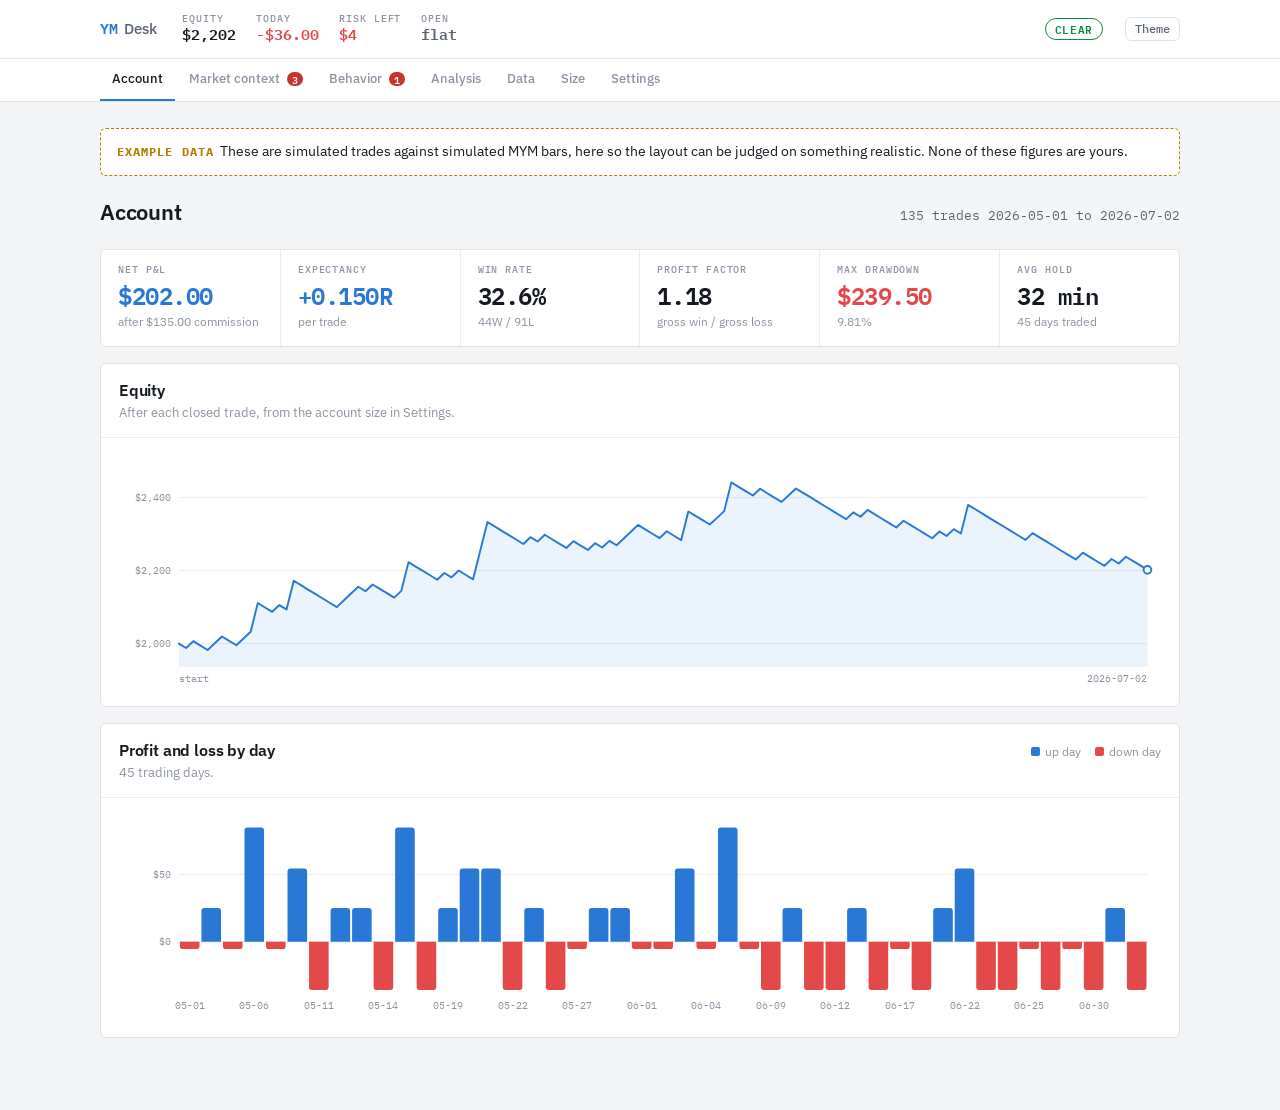
<file: desk/docs/ym-desk-mockup.html>
<!doctype html>
<html lang="en">
<head>
<meta charset="utf-8">
<meta name="viewport" content="width=device-width, initial-scale=1, viewport-fit=cover">
<!-- YM Desk -- design mockup.
     Open this file in any browser. Nothing is installed and nothing is sent anywhere.
     The figures are SIMULATED. Only the Size tab computes from what you type. -->
<style>
  :root { color-scheme: dark;
          padding-top: env(safe-area-inset-top, 0px);
          padding-bottom: env(safe-area-inset-bottom, 0px); }
  body { margin: 0; font: 14px system-ui, sans-serif; }
  img { max-width: 100%; }
  [hidden] { display: none !important; }
</style>
</head>
<body>
<title>YM Desk</title>
<link rel="stylesheet" href="https://fonts.googleapis.com/css2?family=IBM+Plex+Mono:wght@400;500;600&family=IBM+Plex+Sans:wght@400;500;600;700&display=swap">
<style>
/* Dark-first: this is read at night, at a desk, beside a chart.
   The profit/loss pair is colour-vision validated in both themes -- red/green
   is the classic failure and a P&L chart is where it does damage. */
:root {
  color-scheme: dark;
  --ground:#0d1015; --surface:#151a22; --raised:#1c222c; --sunk:#10141a;
  --line:#242b36; --line-soft:#1b212a;
  --ink:#e9ecf1; --ink-2:#97a1b0; --ink-3:#626c7a;
  --pos:#3987e5; --neg:#e66767; --warn:#fab219; --good:#22b455; --crit:#e0564f;
  --accent:#3987e5;
  --sans:"IBM Plex Sans",system-ui,-apple-system,"Segoe UI",sans-serif;
  --mono:"IBM Plex Mono",ui-monospace,"SF Mono",Menlo,Consolas,monospace;
  --r:6px;
}
@media (prefers-color-scheme: light) {
  :root:not([data-theme="dark"]) {
    color-scheme: light;
    --ground:#f4f5f7; --surface:#ffffff; --raised:#f7f8fa; --sunk:#eef0f3;
    --line:#dfe3e9; --line-soft:#eaedf1;
    --ink:#151a22; --ink-2:#5b6472; --ink-3:#8b94a2;
    --pos:#2a78d6; --neg:#e34948; --warn:#b97c00; --good:#0f8a3c; --crit:#c8342d;
    --accent:#2a78d6;
  }
}
:root[data-theme="light"] {
  color-scheme: light;
  --ground:#f4f5f7; --surface:#ffffff; --raised:#f7f8fa; --sunk:#eef0f3;
  --line:#dfe3e9; --line-soft:#eaedf1;
  --ink:#151a22; --ink-2:#5b6472; --ink-3:#8b94a2;
  --pos:#2a78d6; --neg:#e34948; --warn:#b97c00; --good:#0f8a3c; --crit:#c8342d;
  --accent:#2a78d6;
}

* { box-sizing:border-box; }
body { margin:0; background:var(--ground); color:var(--ink);
       font:15px/1.55 var(--sans); -webkit-font-smoothing:antialiased; }
h1,h2,h3 { margin:0; text-wrap:balance; letter-spacing:-.011em; }
h1 { font-size:1.35rem; font-weight:600; }
h2 { font-size:1rem; font-weight:600; }
h3 { font-size:.95rem; font-weight:600; }
p { margin:0; }
a { color:var(--accent); }
.mono { font-family:var(--mono); font-variant-numeric:tabular-nums; }
.dim { color:var(--ink-2); }
.faint { color:var(--ink-3); }
.sm { font-size:.82rem; }
.xs { font-size:.74rem; }
.pos { color:var(--pos); } .neg { color:var(--neg); }

/* ---- the rail: risk state is chrome, not a page ---------------------- */
.rail { position:sticky; top:env(safe-area-inset-top,0px); z-index:20;
        background:var(--surface); border-bottom:1px solid var(--line); }
.rail-in { max-width:1120px; margin:0 auto; padding:0 20px;
           display:flex; align-items:center; gap:22px; min-height:58px; flex-wrap:wrap; }
.brand { display:flex; align-items:baseline; gap:7px; font-weight:600;
         letter-spacing:-.02em; padding-right:4px; }
.brand b { color:var(--accent); font-family:var(--mono); font-weight:600; }
.brand span { color:var(--ink-2); font-weight:500; }
.gauges { display:flex; gap:20px; flex-wrap:wrap; flex:1; }
.gauge { display:flex; flex-direction:column; gap:1px; }
.gauge-k { font:500 .63rem/1 var(--mono); letter-spacing:.09em;
           text-transform:uppercase; color:var(--ink-3); }
.gauge-v { font:600 .96rem/1.25 var(--mono); font-variant-numeric:tabular-nums; }
.lock { font:600 .68rem/1 var(--mono); letter-spacing:.06em; text-transform:uppercase;
        padding:5px 9px; border-radius:99px; border:1px solid currentColor; }
.lock.ok { color:var(--good); } .lock.hot { color:var(--crit); }
.icon-btn { background:none; border:1px solid var(--line); color:var(--ink-2);
            border-radius:var(--r); padding:5px 9px; cursor:pointer;
            font:500 .72rem/1 var(--mono); }
.icon-btn:hover { color:var(--ink); border-color:var(--ink-3); }

/* ---- tabs ------------------------------------------------------------ */
.tabs { background:var(--surface); border-bottom:1px solid var(--line);
        position:sticky; top:calc(58px + env(safe-area-inset-top,0px)); z-index:19; }
.tabs-in { max-width:1120px; margin:0 auto; padding:0 20px; display:flex;
           gap:2px; overflow-x:auto; scrollbar-width:none; }
.tabs-in::-webkit-scrollbar { display:none; }
.tab { background:none; border:0; border-bottom:2px solid transparent;
       color:var(--ink-3); font:500 .84rem/1 var(--sans); padding:13px 12px;
       cursor:pointer; white-space:nowrap; display:flex; align-items:center; gap:7px; }
.tab:hover { color:var(--ink-2); }
.tab[aria-selected="true"] { color:var(--ink); border-bottom-color:var(--accent); }
.tab .n { font:600 .64rem/1 var(--mono); background:var(--crit); color:#fff;
          padding:2px 5px; border-radius:99px; }

/* ---- page ------------------------------------------------------------ */
.wrap { max-width:1120px; margin:0 auto; padding:0 20px; padding-block:26px 72px; }
.view { display:none; } .view.on { display:block; }
.head { margin-bottom:20px; display:flex; align-items:baseline;
        justify-content:space-between; gap:14px; flex-wrap:wrap; }
.stack { display:flex; flex-direction:column; gap:16px; }

.panel { background:var(--surface); border:1px solid var(--line);
         border-radius:var(--r); }
.panel > header { padding:14px 18px; border-bottom:1px solid var(--line-soft);
                  display:flex; align-items:baseline; justify-content:space-between;
                  gap:12px; flex-wrap:wrap; }
.panel > .body { padding:18px; }

/* Figures the page exists for get no card at all -- they sit on the ground,
   separated by rules, so the panels below read as the detail. */
.figures { display:grid; grid-template-columns:repeat(auto-fit,minmax(142px,1fr));
           gap:1px; background:var(--line-soft); border:1px solid var(--line);
           border-radius:var(--r); overflow:hidden; }
.fig { background:var(--surface); padding:15px 17px; }
.fig-k { font:500 .63rem/1 var(--mono); letter-spacing:.09em; text-transform:uppercase;
         color:var(--ink-3); margin-bottom:7px; }
.fig-v { font:600 1.5rem/1.1 var(--mono); font-variant-numeric:tabular-nums;
         letter-spacing:-.02em; }
.fig-n { font-size:.74rem; color:var(--ink-3); margin-top:4px; }

/* ---- findings: severity is a stripe and a word, never colour alone ---- */
.find { background:var(--surface); border:1px solid var(--line);
        border-left:3px solid var(--ink-3); border-radius:var(--r); padding:15px 18px; }
.find.act { border-left-color:var(--crit); }
.find.watch { border-left-color:var(--warn); }
.find-h { display:flex; gap:12px; align-items:baseline; justify-content:space-between;
          flex-wrap:wrap; margin-bottom:8px; }
.sev { font:600 .63rem/1 var(--mono); letter-spacing:.1em; text-transform:uppercase;
       padding:4px 7px; border:1px solid currentColor; border-radius:3px; flex-shrink:0; }
.sev.act { color:var(--crit); } .sev.watch { color:var(--warn); }
.sev.info { color:var(--ink-3); }
.find-d { color:var(--ink-2); font-size:.88rem; }
.find-s { background:var(--sunk); border-radius:4px; padding:11px 13px;
          margin-top:11px; font-size:.88rem; }
.find-m { margin-top:10px; font:400 .72rem/1.4 var(--mono); color:var(--ink-3);
          display:flex; gap:14px; flex-wrap:wrap; }

.chips { display:flex; flex-wrap:wrap; gap:6px; }
.chip { font:500 .74rem/1 var(--mono); background:var(--raised);
        border:1px solid var(--line); border-radius:4px; padding:6px 9px; }
.chip b { color:var(--accent); font-weight:600; }

/* ---- tables ---------------------------------------------------------- */
.scroll { overflow-x:auto; }
table { width:100%; border-collapse:collapse; font-family:var(--mono);
        font-variant-numeric:tabular-nums; font-size:.79rem; }
th,td { padding:7px 11px; text-align:right; white-space:nowrap; }
th:first-child,td:first-child { text-align:left; }
th { font-weight:500; font-size:.63rem; letter-spacing:.09em; text-transform:uppercase;
     color:var(--ink-3); border-bottom:1px solid var(--line); }
td { border-bottom:1px solid var(--line-soft); }
tbody tr:hover td { background:var(--raised); }
.tag { font-size:.7rem; padding:2px 6px; border-radius:3px; background:var(--raised);
       border:1px solid var(--line); color:var(--ink-2); }

/* ---- charts ---------------------------------------------------------- */
.chart svg { display:block; width:100%; height:auto; overflow:visible; }
.grid { stroke:var(--line-soft); stroke-width:1; }
.axis { stroke:var(--line); stroke-width:1; }
.tick { fill:var(--ink-3); font:400 10px var(--mono); }
.line { fill:none; stroke:var(--pos); stroke-width:2;
        stroke-linejoin:round; stroke-linecap:round; }
.area { fill:var(--pos); opacity:.09; }
.cap { fill:var(--surface); stroke:var(--pos); stroke-width:2; }

/* ---- forms ----------------------------------------------------------- */
.sizer { display:grid; grid-template-columns:minmax(0,340px) minmax(0,1fr);
         gap:26px; align-items:start; }
@media (max-width:720px) { .sizer { grid-template-columns:1fr; gap:18px; } }
.form { display:grid; gap:13px; }
label { display:grid; gap:5px; font-size:.82rem; color:var(--ink-2); }
input,select { font:400 .88rem var(--mono); color:var(--ink); background:var(--sunk);
               border:1px solid var(--line); border-radius:4px; padding:8px 10px;
               width:100%; }
input:focus-visible,select:focus-visible,button:focus-visible,.tab:focus-visible
  { outline:2px solid var(--accent); outline-offset:1px; }
.go { background:var(--accent); color:#fff; border:0; border-radius:4px;
      padding:9px 15px; font:600 .86rem var(--sans); cursor:pointer; justify-self:start; }
.go:hover { filter:brightness(1.1); }
.verdict { border:1px solid var(--line); border-left:3px solid var(--good);
           border-radius:var(--r); padding:13px 15px; background:var(--raised); }
.verdict.no { border-left-color:var(--crit); }

.note { background:var(--sunk); border-left:2px solid var(--line);
        padding:11px 14px; border-radius:4px; font-size:.86rem; color:var(--ink-2); }
.demo { background:var(--surface); border:1px dashed var(--warn); border-radius:var(--r);
        padding:12px 16px; margin-bottom:20px; font-size:.86rem; }
.demo b { color:var(--warn); font-family:var(--mono); font-size:.74rem;
          letter-spacing:.09em; text-transform:uppercase; }
.legend { display:flex; gap:14px; flex-wrap:wrap; font-size:.75rem; color:var(--ink-3); }
.sw { display:inline-block; width:9px; height:9px; border-radius:2px;
      margin-right:5px; vertical-align:baseline; }

@media (max-width:640px) {
  .rail-in { min-height:auto; padding-block:10px; gap:14px; }
  .tabs { top:auto; position:static; }
  .gauges { gap:14px; width:100%; order:3; }
  .fig-v { font-size:1.28rem; }
}
@media (prefers-reduced-motion:reduce) { * { animation:none !important; transition:none !important; } }
</style>

<div class="rail">
  <div class="rail-in">
    <div class="brand"><b>YM</b><span>Desk</span></div>
    <div class="gauges" id="gauges"></div>
    <span class="lock ok" id="lock">clear</span>
    <button class="icon-btn" id="theme" type="button">Theme</button>
  </div>
</div>

<nav class="tabs"><div class="tabs-in" id="tabs" role="tablist"></div></nav>

<main class="wrap">
  <div class="demo">
    <b>Example data</b> &nbsp;These are simulated trades against simulated MYM bars,
    here so the layout can be judged on something realistic. None of these figures
    are yours.
  </div>

  <!-- Dashboard ------------------------------------------------------- -->
  <section class="view on" id="v-dashboard" role="tabpanel">
    <div class="head">
      <h1>Account</h1>
      <p class="dim sm mono" id="dash-period"></p>
    </div>
    <div class="stack">
      <div class="figures" id="dash-figures"></div>
      <div class="panel">
        <header>
          <div>
            <h2>Equity</h2>
            <p class="faint sm">After each closed trade, from the account size in Settings.</p>
          </div>
        </header>
        <div class="body chart" id="c-equity"></div>
      </div>
      <div class="panel">
        <header>
          <div>
            <h2>Profit and loss by day</h2>
            <p class="faint sm">45 trading days.</p>
          </div>
          <div class="legend">
            <span><i class="sw" style="background:var(--pos)"></i>up day</span>
            <span><i class="sw" style="background:var(--neg)"></i>down day</span>
          </div>
        </header>
        <div class="body chart" id="c-daily"></div>
      </div>
    </div>
  </section>

  <!-- Market context --------------------------------------------------- -->
  <section class="view" id="v-context" role="tabpanel">
    <div class="head">
      <h1>Market context</h1>
      <p class="dim sm">Every trade read against the bars around it.</p>
    </div>
    <div class="stack">
      <div class="figures" id="ctx-figures"></div>
      <div id="ctx-findings" class="stack"></div>
      <div class="panel">
        <header>
          <div>
            <h2>Tagged trades</h2>
            <p class="faint sm">Most recent 36. Stop/bar under 1.00 means the stop was
              smaller than a typical five-minute bar.</p>
          </div>
        </header>
        <div class="body scroll"><table id="t-tagged"></table></div>
      </div>
    </div>
  </section>

  <!-- Behavior --------------------------------------------------------- -->
  <section class="view" id="v-behavior" role="tabpanel">
    <div class="head">
      <h1>Behavior</h1>
      <p class="dim sm">Patterns in how you trade, not what you trade.</p>
    </div>
    <div class="stack">
      <div class="panel">
        <header>
          <div>
            <h2>Suggested guardrails</h2>
            <p class="faint sm">Merged from the findings below. A guardrail you do not
              believe in will not hold.</p>
          </div>
        </header>
        <div class="body"><div class="chips" id="guardrails"></div></div>
      </div>
      <div id="beh-findings" class="stack"></div>
      <p class="faint sm" id="beh-foot"></p>
    </div>
  </section>

  <!-- Analysis --------------------------------------------------------- -->
  <section class="view" id="v-analysis" role="tabpanel">
    <div class="head">
      <h1>Analysis</h1>
      <p class="dim sm">Where the money comes from.</p>
    </div>
    <div class="stack">
      <div class="panel">
        <header>
          <div>
            <h2>Expectancy by hour</h2>
            <p class="faint sm">Average R per trade. Above the line is positive.</p>
          </div>
          <label style="max-width:170px">
            <select id="group">
              <option value="byHour">Hour of day</option>
              <option value="bySetup">Setup</option>
            </select>
          </label>
        </header>
        <div class="body chart" id="c-group"></div>
        <div class="body scroll" style="border-top:1px solid var(--line-soft)">
          <table id="t-group"></table>
        </div>
      </div>
      <div class="panel">
        <header><div><h2>Recent trades</h2></div></header>
        <div class="body scroll"><table id="t-trades"></table></div>
      </div>
    </div>
  </section>

  <!-- Data ------------------------------------------------------------- -->
  <section class="view" id="v-data" role="tabpanel">
    <div class="head">
      <h1>Data</h1>
      <p class="dim sm">Statements and market bars. Nothing is stored until you say so.</p>
    </div>
    <div class="stack">
      <div class="panel">
        <header><div><h2>Imported</h2></div></header>
        <div class="body scroll"><table id="t-statements"></table></div>
      </div>
      <div class="panel">
        <header>
          <div>
            <h2>Market data</h2>
            <p class="faint sm">Bars are what make the context tags possible.</p>
          </div>
        </header>
        <div class="body scroll"><table id="t-bars"></table></div>
      </div>
      <p class="note">Import previews before it commits: the format detected, the first
        rows as the parser read them, any rows it could not read, and whether the file
        duplicates one already imported. A misread statement is far easier to reject
        than to unpick afterwards.</p>
    </div>
  </section>

  <!-- Size ------------------------------------------------------------- -->
  <section class="view" id="v-size" role="tabpanel">
    <div class="head">
      <h1>Position size</h1>
      <p class="dim sm">You choose what the trade may cost. The stop decides how many
        contracts that buys.</p>
    </div>
    <div class="stack">
      <div class="panel">
        <div class="body">
          <div class="sizer">
          <form class="form" id="sizer">
            <label for="s-sym">Contract
              <select id="s-sym">
                <option value="MYM">MYM &mdash; Micro E-mini Dow ($0.50/pt)</option>
                <option value="YM">YM &mdash; E-mini Dow ($5.00/pt)</option>
              </select>
            </label>
            <label for="s-risk">Risk per trade, dollars
              <input type="number" id="s-risk" value="10" step="1" min="1">
            </label>
            <label for="s-entry">Entry
              <input type="number" id="s-entry" value="41000" step="1">
            </label>
            <label for="s-stop">Stop
              <input type="number" id="s-stop" value="40980" step="1">
            </label>
            <button class="go" type="submit">Check this trade</button>
          </form>
          <div id="s-out"></div>
          </div>
        </div>
      </div>
      <p class="note">A twenty-point stop on MYM is ten dollars, and smaller than a
        typical five-minute bar. That is fine directly under a level that has held, where
        being stopped means the level broke. In open price it is a coin flip on noise.</p>
    </div>
  </section>

  <!-- Settings --------------------------------------------------------- -->
  <section class="view" id="v-settings" role="tabpanel">
    <div class="head">
      <h1>Settings</h1>
      <p class="dim sm">Stored in your data folder, beside the journal.</p>
    </div>
    <div class="panel">
      <div class="body">
        <div class="form">
          <label for="g-sym">Default contract
            <select id="g-sym"><option>MYM</option><option>YM</option></select>
          </label>
          <label for="g-eq">Account equity<input type="number" id="g-eq" value="2000"></label>
          <label for="g-risk">Risk per trade, dollars<input type="number" id="g-risk" value="10"></label>
          <label for="g-stop">Default stop distance, points<input type="number" id="g-stop" value="20"></label>
          <label for="g-tz">Statement timezone<input type="text" id="g-tz" value="America/New_York"></label>
          <label for="g-loc">What counts as &ldquo;at a level&rdquo;
            <select id="g-loc">
              <option>Stop sits beyond the level</option>
              <option>Level is simply nearby</option>
            </select>
          </label>
        </div>
      </div>
    </div>
  </section>
</main>

<script type="application/json" id="demo-data">{"period":{"first":"2026-05-01T12:10:00-04:00","last":"2026-07-02T10:45:00-04:00"},"tradeCount":135,"metrics":{"net_pnl":202.0,"commission":135.0,"expectancy_r":0.14962962962962964,"expectancy":1.4962962962962962,"win_rate":32.592592592592595,"wins":44,"losses":91,"profit_factor":1.184981684981685,"max_drawdown":239.5,"max_drawdown_pct":9.80954331353676,"max_consecutive_losses":8,"avg_win":29.40909090909091,"avg_loss":-12.0,"trading_days":45,"starting_equity":2000,"final_equity":2202.0,"return_pct":10.1,"sharpe":1.9156473335463051,"avg_duration_minutes":31.91176470588235},"equity":[{"i":0,"v":2000},{"i":1,"v":1988.0},{"i":2,"v":2006.5},{"i":3,"v":1994.5},{"i":4,"v":1982.5},{"i":5,"v":2001.0},{"i":6,"v":2019.5},{"i":7,"v":2007.5},{"i":8,"v":1995.5},{"i":9,"v":2014.0},{"i":10,"v":2032.5},{"i":11,"v":2111.0},{"i":12,"v":2099.0},{"i":13,"v":2087.0},{"i":14,"v":2105.5},{"i":15,"v":2093.5},{"i":16,"v":2172.0},{"i":17,"v":2160.0},{"i":18,"v":2148.0},{"i":19,"v":2136.0},{"i":20,"v":2124.0},{"i":21,"v":2112.0},{"i":22,"v":2100.0},{"i":23,"v":2118.5},{"i":24,"v":2137.0},{"i":25,"v":2155.5},{"i":26,"v":2143.5},{"i":27,"v":2162.0},{"i":28,"v":2150.0},{"i":29,"v":2138.0},{"i":30,"v":2126.0},{"i":31,"v":2144.5},{"i":32,"v":2223.0},{"i":33,"v":2211.0},{"i":34,"v":2199.0},{"i":35,"v":2187.0},{"i":36,"v":2175.0},{"i":37,"v":2193.5},{"i":38,"v":2181.5},{"i":39,"v":2200.0},{"i":40,"v":2188.0},{"i":41,"v":2176.0},{"i":42,"v":2254.5},{"i":43,"v":2333.0},{"i":44,"v":2321.0},{"i":45,"v":2309.0},{"i":46,"v":2297.0},{"i":47,"v":2285.0},{"i":48,"v":2273.0},{"i":49,"v":2291.5},{"i":50,"v":2279.5},{"i":51,"v":2298.0},{"i":52,"v":2286.0},{"i":53,"v":2274.0},{"i":54,"v":2262.0},{"i":55,"v":2280.5},{"i":56,"v":2268.5},{"i":57,"v":2256.5},{"i":58,"v":2275.0},{"i":59,"v":2263.0},{"i":60,"v":2281.5},{"i":61,"v":2269.5},{"i":62,"v":2288.0},{"i":63,"v":2306.5},{"i":64,"v":2325.0},{"i":65,"v":2313.0},{"i":66,"v":2301.0},{"i":67,"v":2289.0},{"i":68,"v":2307.5},{"i":69,"v":2295.5},{"i":70,"v":2283.5},{"i":71,"v":2362.0},{"i":72,"v":2350.0},{"i":73,"v":2338.0},{"i":74,"v":2326.0},{"i":75,"v":2344.5},{"i":76,"v":2363.0},{"i":77,"v":2441.5},{"i":78,"v":2429.5},{"i":79,"v":2417.5},{"i":80,"v":2405.5},{"i":81,"v":2424.0},{"i":82,"v":2412.0},{"i":83,"v":2400.0},{"i":84,"v":2388.0},{"i":85,"v":2406.5},{"i":86,"v":2425.0},{"i":87,"v":2413.0},{"i":88,"v":2401.0},{"i":89,"v":2389.0},{"i":90,"v":2377.0},{"i":91,"v":2365.0},{"i":92,"v":2353.0},{"i":93,"v":2341.0},{"i":94,"v":2359.5},{"i":95,"v":2347.5},{"i":96,"v":2366.0},{"i":97,"v":2354.0},{"i":98,"v":2342.0},{"i":99,"v":2330.0},{"i":100,"v":2318.0},{"i":101,"v":2336.5},{"i":102,"v":2324.5},{"i":103,"v":2312.5},{"i":104,"v":2300.5},{"i":105,"v":2288.5},{"i":106,"v":2307.0},{"i":107,"v":2295.0},{"i":108,"v":2313.5},{"i":109,"v":2301.5},{"i":110,"v":2380.0},{"i":111,"v":2368.0},{"i":112,"v":2356.0},{"i":113,"v":2344.0},{"i":114,"v":2332.0},{"i":115,"v":2320.0},{"i":116,"v":2308.0},{"i":117,"v":2296.0},{"i":118,"v":2284.0},{"i":119,"v":2302.5},{"i":120,"v":2290.5},{"i":121,"v":2278.5},{"i":122,"v":2266.5},{"i":123,"v":2254.5},{"i":124,"v":2242.5},{"i":125,"v":2230.5},{"i":126,"v":2249.0},{"i":127,"v":2237.0},{"i":128,"v":2225.0},{"i":129,"v":2213.0},{"i":130,"v":2231.5},{"i":131,"v":2219.5},{"i":132,"v":2238.0},{"i":133,"v":2226.0},{"i":134,"v":2214.0},{"i":135,"v":2202.0}],"daily":[{"d":"2026-05-01","v":-5.5},{"d":"2026-05-04","v":25.0},{"d":"2026-05-05","v":-5.5},{"d":"2026-05-06","v":85.0},{"d":"2026-05-07","v":-5.5},{"d":"2026-05-08","v":54.5},{"d":"2026-05-11","v":-36.0},{"d":"2026-05-12","v":25.0},{"d":"2026-05-13","v":25.0},{"d":"2026-05-14","v":-36.0},{"d":"2026-05-15","v":85.0},{"d":"2026-05-18","v":-36.0},{"d":"2026-05-19","v":25.0},{"d":"2026-05-20","v":54.5},{"d":"2026-05-21","v":54.5},{"d":"2026-05-22","v":-36.0},{"d":"2026-05-25","v":25.0},{"d":"2026-05-26","v":-36.0},{"d":"2026-05-27","v":-5.5},{"d":"2026-05-28","v":25.0},{"d":"2026-05-29","v":25.0},{"d":"2026-06-01","v":-5.5},{"d":"2026-06-02","v":-5.5},{"d":"2026-06-03","v":54.5},{"d":"2026-06-04","v":-5.5},{"d":"2026-06-05","v":85.0},{"d":"2026-06-08","v":-5.5},{"d":"2026-06-09","v":-36.0},{"d":"2026-06-10","v":25.0},{"d":"2026-06-11","v":-36.0},{"d":"2026-06-12","v":-36.0},{"d":"2026-06-15","v":25.0},{"d":"2026-06-16","v":-36.0},{"d":"2026-06-17","v":-5.5},{"d":"2026-06-18","v":-36.0},{"d":"2026-06-19","v":25.0},{"d":"2026-06-22","v":54.5},{"d":"2026-06-23","v":-36.0},{"d":"2026-06-24","v":-36.0},{"d":"2026-06-25","v":-5.5},{"d":"2026-06-26","v":-36.0},{"d":"2026-06-29","v":-5.5},{"d":"2026-06-30","v":-36.0},{"d":"2026-07-01","v":25.0},{"d":"2026-07-02","v":-36.0}],"byHour":[{"name":"09:00","trades":32,"win_rate":28.1,"net_pnl":10.5,"expectancy":0.33,"expectancy_r":0.033,"profit_factor":1.04},{"name":"10:00","trades":57,"win_rate":35.1,"net_pnl":106.0,"expectancy":1.86,"expectancy_r":0.186,"profit_factor":1.24},{"name":"11:00","trades":36,"win_rate":33.3,"net_pnl":114.0,"expectancy":3.17,"expectancy_r":0.317,"profit_factor":1.4},{"name":"12:00","trades":7,"win_rate":42.9,"net_pnl":7.5,"expectancy":1.07,"expectancy_r":0.107,"profit_factor":1.16},{"name":"13:00","trades":1,"win_rate":0.0,"net_pnl":-12.0,"expectancy":-12.0,"expectancy_r":-1.2,"profit_factor":0.0},{"name":"14:00","trades":1,"win_rate":0.0,"net_pnl":-12.0,"expectancy":-12.0,"expectancy_r":-1.2,"profit_factor":0.0},{"name":"15:00","trades":1,"win_rate":0.0,"net_pnl":-12.0,"expectancy":-12.0,"expectancy_r":-1.2,"profit_factor":0.0}],"bySetup":[{"name":"at-level","trades":17,"win_rate":41.2,"net_pnl":129.5,"expectancy":7.62,"expectancy_r":0.762,"profit_factor":2.08},{"name":"chase","trades":72,"win_rate":29.2,"net_pnl":76.5,"expectancy":1.06,"expectancy_r":0.106,"profit_factor":1.12},{"name":"fade-above-floor","trades":46,"win_rate":34.8,"net_pnl":-4.0,"expectancy":-0.09,"expectancy_r":-0.009,"profit_factor":0.99}],"behavior":{"findings":[{"code":"stop_discipline","severity":"act","headline":"100% of your losses ran past the stop you planned","detail":"91 of 91 losing trades lost more than 1.15R; the average loser is -1.20R and the worst was -1.20R. Either the stop is being moved as price approaches it, or it is a mental stop that is not resting in the market.","suggestion":"Submit the protective stop as a resting order in the same action as the entry, so honoring it is not a decision you make later. If the overshoot is genuinely slippage, move the stop off the obvious round number and widen it a few ticks -- then take the smaller size that implies.","sample":91,"confidence":"strong","effect":1.0,"effect_unit":" of losers","p_value":null},{"code":"weekday","severity":"watch","headline":"Weekday Tuesday is your worst bucket","detail":"Weekday Tuesday averages -0.52R over 27 trades, against +0.32R elsewhere. All buckets: {'Friday': 0.596, 'Monday': 0.152, 'Thursday': -0.3, 'Tuesday': -0.522, 'Wednesday': 0.822}","suggestion":"Before dropping it, check the sample -- 27 trades is a thin basis. If it holds up over another month, stop trading Tuesday or halve size there.","sample":27,"confidence":"moderate","effect":-0.8398148148148148,"effect_unit":null,"p_value":0.07918466497213172},{"code":"direction_bias","severity":"info","headline":"Direction short is your worst bucket","detail":"Direction short averages -0.01R over 46 trades, against +0.23R elsewhere. All buckets: {'long': 0.231, 'short': -0.009}","suggestion":"Before dropping it, check the sample -- 46 trades is a thin basis. If it holds up over another month, stop trading short or halve size there.","sample":46,"confidence":"low","effect":-0.2401563263312164,"effect_unit":null,"p_value":1.0},{"code":"setup_leak","severity":"info","headline":"Setup fade-above-floor is your worst bucket","detail":"Setup fade-above-floor averages -0.01R over 46 trades, against +0.23R elsewhere. All buckets: {'at-level': 0.762, 'chase': 0.106, 'fade-above-floor': -0.009}","suggestion":"Before dropping it, check the sample -- 46 trades is a thin basis. If it holds up over another month, stop trading fade-above-floor or halve size there.","sample":46,"confidence":"low","effect":-0.2401563263312164,"effect_unit":null,"p_value":1.0},{"code":"ordinal_decay","severity":"info","headline":"Your first 2 trade(s) each day make money; everything after them loses it","detail":"Trades 1-2 average +0.25R over 90 trades. Trade 3 onward averages -0.05R over 45 trades -- a swing of -0.30R per trade. Per-ordinal averages: {1: 0.083, 2: 0.416, 3: -0.05}","suggestion":"Cap the day at 2 trade(s). Set max_trades_per_day=2 so the decision is made before the session starts, not after two losses.","sample":45,"confidence":"low","effect":-0.2994444444444444,"effect_unit":null,"p_value":0.8806875068205091},{"code":"revenge_window","severity":"info","headline":"Re-entering within 30 minutes of a loss costs you","detail":"Trades taken inside 30 minutes of a losing exit average +0.13R (25 trades) against +0.15R for everything else (110 trades).","suggestion":"Enforce a 30-minute cooldown after any loss. The RiskManager can hold the lockout for you so it is not a decision you make while annoyed.","sample":25,"confidence":"low","effect":-0.019181818181818217,"effect_unit":null,"p_value":0.9731427864644651},{"code":"loss_streak","severity":"info","headline":"Trading on after 2 straight losses makes it worse","detail":"Trades taken while already down 2+ in a row average -0.14R (20 trades) versus +0.20R otherwise (115 trades).","suggestion":"Stop for the day at 2 consecutive losses. Set max_consecutive_losses=2 with consecutive_loss_action='lock_day'.","sample":20,"confidence":"low","effect":-0.33706521739130435,"effect_unit":null,"p_value":0.540508664134824},{"code":"time_of_day_decay","severity":"info","headline":"Everything you trade from 12:00 onward loses money","detail":"Before 12:00 you average +0.18R (125 trades). From 12:00 you average -0.28R (10 trades). By hour: {'09:00': 0.033, '10:00': 0.186, '11:00': 0.317, '12:00': 0.107, '13:00': -1.2, '14:00': -1.2, '15:00': -1.2}","suggestion":"Set a hard stop time of 12:00 ET -- flatten, close the platform, and let the afternoon go. Treat it as a rule, not a preference you renegotiate at 12:05.","sample":10,"confidence":"low","effect":-0.46940000000000004,"effect_unit":null,"p_value":1.0}],"guardrails":{},"unit":"R","trades":135,"days":45},"context":{"headline":{"at a held level":"10/135","stop vs a 5-min bar":"0.38x","share of the move taken":"40%"},"findings":[{"code":"stop_vs_volatility","severity":"act","headline":"Your stop is smaller than a typical bar (0.38x the 5-minute range)","detail":"Across 135 trades the median stop was 0.38 times the median 5-minute bar range and 0.26 x ATR. 91 of 135 trades ended at the stop. A stop inside the noise gets hit whether or not the read was right, so those stop-outs carry almost no information about your entries.","suggestion":"Two ways out, and only two. Either place the stop where being hit means something -- beyond a level that is holding, which is what the location tag measures -- or take fewer, better trades so the risk per trade can be wider. Widening the stop without widening the account just means the same dollars lost more slowly.","sample":135,"confidence":"strong","effect":0.38461538461538464,"effect_unit":"x bar range","p_value":null},{"code":"structural_risk","severity":"act","headline":"Only 7% of your stops sat beyond a level that was holding","detail":"10 of 135 trades placed the stop past a level with at least two holds behind it. Those that were average +0.93R; the rest +0.09R. The rest were risking a fixed distance into open price.","suggestion":"Make the level the reason for the stop, not the number. If no level is close enough for your risk to sit beyond it, that is the setup telling you it is not your trade.","sample":135,"confidence":"strong","effect":0.07407407407407407,"effect_unit":" structural","p_value":null},{"code":"early_exits","severity":"act","headline":"You take about 40% of the move on your winners","detail":"26 of 44 winning trades were followed by at least as much again within the hour -- a median 122 further points. Median capture across all winners was 40%.","suggestion":"A fixed target cannot know how big the move is. Try the rule you already described: stop to breakeven once it has paid for itself, then trail under each new 5-minute higher low, and let the market decide the exit. Backtest it before adopting it -- trailing gives back some winners in exchange for the large ones.","sample":44,"confidence":"strong","effect":0.4020618556701031,"effect_unit":" of the move","p_value":null},{"code":"rule_adherence","severity":"watch","headline":"1% of your trades were the setup you say you trade","detail":"1 of 135 trades were the setup as you describe it: long, at a level that had held, with the 5-minute structure already turned up. Another 5 were long at a level but before that confirmation, and 129 were something else.","suggestion":"The gap between the rule and the trades is the thing to close first -- no amount of tuning helps a rule you are not taking. If the on-rule trades are too few to judge, that is the finding: the setup is rarer than the urge to trade.","sample":135,"confidence":"moderate","effect":0.007407407407407408,"effect_unit":" on-rule","p_value":null},{"code":"fighting_levels","severity":"watch","headline":"38 shorts taken above a floor that was holding","detail":"38 trades were shorts taken above a floor that had already held at least twice, averaging -0.08R. The rest of the book averages +0.24R. This is the pattern you named: wanting to be short while price is ranging above a level it keeps refusing to break.","suggestion":"Make it mechanical rather than a matter of willpower: if a support level below you has two or more holds and has not broken, shorts are off. The level breaking is the signal, not your read of it.","sample":38,"confidence":"moderate","effect":-0.07894736842105259,"effect_unit":null,"p_value":null},{"code":"chasing","severity":"info","headline":"Entering after the move has already run costs you","detail":"Trades entered more than a full move from the last swing average +0.01R over 78 trades, against +0.34R for the rest (57).","suggestion":"The cost of chasing is the stop: by the time you are in, the level that would justify your risk is far behind you. Wait for the pullback or let it go -- there is another one.","sample":78,"confidence":"low","effect":-0.3376855600539811,"effect_unit":null,"p_value":0.4190340072128169},{"code":"trend_alignment","severity":"info","headline":"Counter-trend entries are holding up","detail":"Against the trend: +0.27R over 33 trades. With it: +0.22R over 49. Buying a level that is holding is counter-trend by construction -- price has to be falling to reach support -- so read this next to the location finding rather than on its own.","suggestion":"If the counter-trend trades that lose are also the ones away from a level, the problem is location, not direction. Your own rule already handles this: wait for the higher high and higher low that says the floor turned it.","sample":33,"confidence":"low","effect":0.051298701298701316,"effect_unit":null,"p_value":0.9298017622847969},{"code":"location_edge","severity":"info","headline":"Trades at a held level do better than the rest","detail":"At a level: +0.93R over 10 trades. Everywhere else: +0.09R over 125. That is the setup you say you want to trade, and the numbers back it.","suggestion":"Take only the trades where a level is close enough for the stop to sit beyond it, and skip the rest.","sample":10,"confidence":"low","effect":0.8374,"effect_unit":null,"p_value":0.36779702077224097}],"unit":"R","analysed":135},"tagged":[{"session_day":"2026-06-17","entry_time":"2026-06-17T09:50:00-04:00","direction":"long","trend":"up","location":"chasing","exit_quality":"stopped","stop_vs_bar":0.37037037037037035,"capture_ratio":null,"level_rejections":6,"with_trend":true},{"session_day":"2026-06-17","entry_time":"2026-06-17T10:40:00-04:00","direction":"short","trend":"down","location":"mid_range","exit_quality":"rode","stop_vs_bar":0.37037037037037035,"capture_ratio":0.75,"level_rejections":0,"with_trend":true},{"session_day":"2026-06-17","entry_time":"2026-06-17T11:15:00-04:00","direction":"long","trend":"range","location":"chasing","exit_quality":"stopped","stop_vs_bar":0.37037037037037035,"capture_ratio":null,"level_rejections":2,"with_trend":null},{"session_day":"2026-06-18","entry_time":"2026-06-18T09:55:00-04:00","direction":"long","trend":"range","location":"chasing","exit_quality":"stopped","stop_vs_bar":0.38461538461538464,"capture_ratio":null,"level_rejections":2,"with_trend":null},{"session_day":"2026-06-18","entry_time":"2026-06-18T10:25:00-04:00","direction":"long","trend":"up","location":"chasing","exit_quality":"stopped","stop_vs_bar":0.38461538461538464,"capture_ratio":null,"level_rejections":2,"with_trend":true},{"session_day":"2026-06-18","entry_time":"2026-06-18T11:00:00-04:00","direction":"long","trend":"range","location":"chasing","exit_quality":"stopped","stop_vs_bar":0.38461538461538464,"capture_ratio":null,"level_rejections":2,"with_trend":null},{"session_day":"2026-06-19","entry_time":"2026-06-19T10:00:00-04:00","direction":"short","trend":"range","location":"mid_range","exit_quality":"early","stop_vs_bar":0.47619047619047616,"capture_ratio":0.47560975609756095,"level_rejections":2,"with_trend":null},{"session_day":"2026-06-19","entry_time":"2026-06-19T11:15:00-04:00","direction":"long","trend":"up","location":"mid_range","exit_quality":"stopped","stop_vs_bar":0.47619047619047616,"capture_ratio":null,"level_rejections":2,"with_trend":true},{"session_day":"2026-06-19","entry_time":"2026-06-19T11:50:00-04:00","direction":"long","trend":"up","location":"chasing","exit_quality":"early","stop_vs_bar":0.47619047619047616,"capture_ratio":0.4105263157894737,"level_rejections":2,"with_trend":true},{"session_day":"2026-06-22","entry_time":"2026-06-22T09:35:00-04:00","direction":"long","trend":"up","location":"chasing","exit_quality":"stopped","stop_vs_bar":0.32,"capture_ratio":null,"level_rejections":0,"with_trend":true},{"session_day":"2026-06-22","entry_time":"2026-06-22T10:05:00-04:00","direction":"long","trend":"up","location":"chasing","exit_quality":"rode","stop_vs_bar":0.32,"capture_ratio":0.6824034334763949,"level_rejections":2,"with_trend":true},{"session_day":"2026-06-22","entry_time":"2026-06-22T10:40:00-04:00","direction":"long","trend":"up","location":"chasing","exit_quality":"stopped","stop_vs_bar":0.32,"capture_ratio":null,"level_rejections":0,"with_trend":true},{"session_day":"2026-06-23","entry_time":"2026-06-23T09:35:00-04:00","direction":"short","trend":"range","location":"chasing","exit_quality":"stopped","stop_vs_bar":0.4,"capture_ratio":null,"level_rejections":0,"with_trend":null},{"session_day":"2026-06-23","entry_time":"2026-06-23T10:05:00-04:00","direction":"short","trend":"down","location":"chasing","exit_quality":"stopped","stop_vs_bar":0.4,"capture_ratio":null,"level_rejections":0,"with_trend":true},{"session_day":"2026-06-23","entry_time":"2026-06-23T15:20:00-04:00","direction":"long","trend":"up","location":"chasing","exit_quality":"stopped","stop_vs_bar":0.4,"capture_ratio":null,"level_rejections":6,"with_trend":true},{"session_day":"2026-06-24","entry_time":"2026-06-24T09:35:00-04:00","direction":"short","trend":"range","location":"mid_range","exit_quality":"stopped","stop_vs_bar":0.3252032520325203,"capture_ratio":null,"level_rejections":0,"with_trend":null},{"session_day":"2026-06-24","entry_time":"2026-06-24T10:25:00-04:00","direction":"long","trend":"range","location":"at_level","exit_quality":"stopped","stop_vs_bar":0.3252032520325203,"capture_ratio":null,"level_rejections":3,"with_trend":null},{"session_day":"2026-06-24","entry_time":"2026-06-24T11:00:00-04:00","direction":"short","trend":"range","location":"mid_range","exit_quality":"stopped","stop_vs_bar":0.3252032520325203,"capture_ratio":null,"level_rejections":3,"with_trend":null},{"session_day":"2026-06-25","entry_time":"2026-06-25T09:40:00-04:00","direction":"short","trend":"up","location":"chasing","exit_quality":"stopped","stop_vs_bar":0.37037037037037035,"capture_ratio":null,"level_rejections":5,"with_trend":false},{"session_day":"2026-06-25","entry_time":"2026-06-25T10:15:00-04:00","direction":"short","trend":"range","location":"mid_range","exit_quality":"rode","stop_vs_bar":0.37037037037037035,"capture_ratio":0.639344262295082,"level_rejections":6,"with_trend":null},{"session_day":"2026-06-25","entry_time":"2026-06-25T10:55:00-04:00","direction":"long","trend":"range","location":"mid_range","exit_quality":"stopped","stop_vs_bar":0.37037037037037035,"capture_ratio":null,"level_rejections":6,"with_trend":null},{"session_day":"2026-06-26","entry_time":"2026-06-26T09:40:00-04:00","direction":"long","trend":"down","location":"chasing","exit_quality":"stopped","stop_vs_bar":0.39215686274509803,"capture_ratio":null,"level_rejections":2,"with_trend":false},{"session_day":"2026-06-26","entry_time":"2026-06-26T10:10:00-04:00","direction":"long","trend":"down","location":"chasing","exit_quality":"stopped","stop_vs_bar":0.39215686274509803,"capture_ratio":null,"level_rejections":2,"with_trend":false},{"session_day":"2026-06-26","entry_time":"2026-06-26T11:05:00-04:00","direction":"long","trend":"range","location":"mid_range","exit_quality":"stopped","stop_vs_bar":0.39215686274509803,"capture_ratio":null,"level_rejections":2,"with_trend":null},{"session_day":"2026-06-29","entry_time":"2026-06-29T09:40:00-04:00","direction":"long","trend":"range","location":"chasing","exit_quality":"stopped","stop_vs_bar":0.38461538461538464,"capture_ratio":null,"level_rejections":0,"with_trend":null},{"session_day":"2026-06-29","entry_time":"2026-06-29T10:45:00-04:00","direction":"short","trend":"down","location":"mid_range","exit_quality":"stopped","stop_vs_bar":0.38461538461538464,"capture_ratio":null,"level_rejections":4,"with_trend":true},{"session_day":"2026-06-29","entry_time":"2026-06-29T11:20:00-04:00","direction":"short","trend":"range","location":"mid_range","exit_quality":"rode","stop_vs_bar":0.38461538461538464,"capture_ratio":0.639344262295082,"level_rejections":5,"with_trend":null},{"session_day":"2026-06-30","entry_time":"2026-06-30T09:35:00-04:00","direction":"short","trend":"down","location":"chasing","exit_quality":"stopped","stop_vs_bar":0.36363636363636365,"capture_ratio":null,"level_rejections":2,"with_trend":true},{"session_day":"2026-06-30","entry_time":"2026-06-30T10:20:00-04:00","direction":"long","trend":"down","location":"mid_range","exit_quality":"stopped","stop_vs_bar":0.36363636363636365,"capture_ratio":null,"level_rejections":9,"with_trend":false},{"session_day":"2026-06-30","entry_time":"2026-06-30T10:55:00-04:00","direction":"short","trend":"range","location":"mid_range","exit_quality":"stopped","stop_vs_bar":0.36363636363636365,"capture_ratio":null,"level_rejections":3,"with_trend":null},{"session_day":"2026-07-01","entry_time":"2026-07-01T10:45:00-04:00","direction":"long","trend":"down","location":"chasing","exit_quality":"rode","stop_vs_bar":0.45454545454545453,"capture_ratio":0.5416666666666666,"level_rejections":5,"with_trend":false},{"session_day":"2026-07-01","entry_time":"2026-07-01T11:35:00-04:00","direction":"long","trend":"range","location":"chasing","exit_quality":"stopped","stop_vs_bar":0.45454545454545453,"capture_ratio":null,"level_rejections":5,"with_trend":null},{"session_day":"2026-07-01","entry_time":"2026-07-01T12:15:00-04:00","direction":"long","trend":"down","location":"chasing","exit_quality":"early","stop_vs_bar":0.45454545454545453,"capture_ratio":0.4020618556701031,"level_rejections":3,"with_trend":false},{"session_day":"2026-07-02","entry_time":"2026-07-02T09:40:00-04:00","direction":"long","trend":"up","location":"chasing","exit_quality":"stopped","stop_vs_bar":0.35714285714285715,"capture_ratio":null,"level_rejections":3,"with_trend":true},{"session_day":"2026-07-02","entry_time":"2026-07-02T10:10:00-04:00","direction":"long","trend":"range","location":"mid_range","exit_quality":"stopped","stop_vs_bar":0.35714285714285715,"capture_ratio":null,"level_rejections":3,"with_trend":null},{"session_day":"2026-07-02","entry_time":"2026-07-02T10:45:00-04:00","direction":"long","trend":"range","location":"mid_range","exit_quality":"stopped","stop_vs_bar":0.35714285714285715,"capture_ratio":null,"level_rejections":4,"with_trend":null}],"trades":[{"session_day":"2026-06-23","entry_time":"2026-06-23T09:35:00-04:00","symbol":"MYM","direction":"short","contracts":1,"entry_price":44710.0,"exit_price":44732.0,"net_pnl":-12.0,"r_multiple":-1.2,"setup":"fade-above-floor"},{"session_day":"2026-06-23","entry_time":"2026-06-23T10:05:00-04:00","symbol":"MYM","direction":"short","contracts":1,"entry_price":44499.0,"exit_price":44521.0,"net_pnl":-12.0,"r_multiple":-1.2,"setup":"fade-above-floor"},{"session_day":"2026-06-23","entry_time":"2026-06-23T15:20:00-04:00","symbol":"MYM","direction":"long","contracts":1,"entry_price":44506.0,"exit_price":44484.0,"net_pnl":-12.0,"r_multiple":-1.2,"setup":"chase"},{"session_day":"2026-06-24","entry_time":"2026-06-24T09:35:00-04:00","symbol":"MYM","direction":"short","contracts":1,"entry_price":44599.0,"exit_price":44621.0,"net_pnl":-12.0,"r_multiple":-1.2,"setup":"fade-above-floor"},{"session_day":"2026-06-24","entry_time":"2026-06-24T10:25:00-04:00","symbol":"MYM","direction":"long","contracts":1,"entry_price":44545.0,"exit_price":44523.0,"net_pnl":-12.0,"r_multiple":-1.2,"setup":"at-level"},{"session_day":"2026-06-24","entry_time":"2026-06-24T11:00:00-04:00","symbol":"MYM","direction":"short","contracts":1,"entry_price":44624.0,"exit_price":44646.0,"net_pnl":-12.0,"r_multiple":-1.2,"setup":"fade-above-floor"},{"session_day":"2026-06-25","entry_time":"2026-06-25T09:40:00-04:00","symbol":"MYM","direction":"short","contracts":1,"entry_price":44203.0,"exit_price":44225.0,"net_pnl":-12.0,"r_multiple":-1.2,"setup":"fade-above-floor"},{"session_day":"2026-06-25","entry_time":"2026-06-25T10:15:00-04:00","symbol":"MYM","direction":"short","contracts":1,"entry_price":44236.0,"exit_price":44197.0,"net_pnl":18.5,"r_multiple":1.85,"setup":"fade-above-floor"},{"session_day":"2026-06-25","entry_time":"2026-06-25T10:55:00-04:00","symbol":"MYM","direction":"long","contracts":1,"entry_price":44288.0,"exit_price":44266.0,"net_pnl":-12.0,"r_multiple":-1.2,"setup":"chase"},{"session_day":"2026-06-26","entry_time":"2026-06-26T09:40:00-04:00","symbol":"MYM","direction":"long","contracts":1,"entry_price":43878.0,"exit_price":43856.0,"net_pnl":-12.0,"r_multiple":-1.2,"setup":"chase"},{"session_day":"2026-06-26","entry_time":"2026-06-26T10:10:00-04:00","symbol":"MYM","direction":"long","contracts":1,"entry_price":44030.0,"exit_price":44008.0,"net_pnl":-12.0,"r_multiple":-1.2,"setup":"chase"},{"session_day":"2026-06-26","entry_time":"2026-06-26T11:05:00-04:00","symbol":"MYM","direction":"long","contracts":1,"entry_price":44073.0,"exit_price":44051.0,"net_pnl":-12.0,"r_multiple":-1.2,"setup":"chase"},{"session_day":"2026-06-29","entry_time":"2026-06-29T09:40:00-04:00","symbol":"MYM","direction":"long","contracts":1,"entry_price":43936.0,"exit_price":43914.0,"net_pnl":-12.0,"r_multiple":-1.2,"setup":"chase"},{"session_day":"2026-06-29","entry_time":"2026-06-29T10:45:00-04:00","symbol":"MYM","direction":"short","contracts":1,"entry_price":43893.0,"exit_price":43915.0,"net_pnl":-12.0,"r_multiple":-1.2,"setup":"fade-above-floor"},{"session_day":"2026-06-29","entry_time":"2026-06-29T11:20:00-04:00","symbol":"MYM","direction":"short","contracts":1,"entry_price":43886.0,"exit_price":43847.0,"net_pnl":18.5,"r_multiple":1.85,"setup":"fade-above-floor"},{"session_day":"2026-06-30","entry_time":"2026-06-30T09:35:00-04:00","symbol":"MYM","direction":"short","contracts":1,"entry_price":43975.0,"exit_price":43997.0,"net_pnl":-12.0,"r_multiple":-1.2,"setup":"fade-above-floor"},{"session_day":"2026-06-30","entry_time":"2026-06-30T10:20:00-04:00","symbol":"MYM","direction":"long","contracts":1,"entry_price":43845.0,"exit_price":43823.0,"net_pnl":-12.0,"r_multiple":-1.2,"setup":"at-level"},{"session_day":"2026-06-30","entry_time":"2026-06-30T10:55:00-04:00","symbol":"MYM","direction":"short","contracts":1,"entry_price":43910.0,"exit_price":43932.0,"net_pnl":-12.0,"r_multiple":-1.2,"setup":"fade-above-floor"},{"session_day":"2026-07-01","entry_time":"2026-07-01T10:45:00-04:00","symbol":"MYM","direction":"long","contracts":1,"entry_price":44097.0,"exit_price":44136.0,"net_pnl":18.5,"r_multiple":1.85,"setup":"chase"},{"session_day":"2026-07-01","entry_time":"2026-07-01T11:35:00-04:00","symbol":"MYM","direction":"long","contracts":1,"entry_price":44140.0,"exit_price":44118.0,"net_pnl":-12.0,"r_multiple":-1.2,"setup":"chase"},{"session_day":"2026-07-01","entry_time":"2026-07-01T12:15:00-04:00","symbol":"MYM","direction":"long","contracts":1,"entry_price":44148.0,"exit_price":44187.0,"net_pnl":18.5,"r_multiple":1.85,"setup":"chase"},{"session_day":"2026-07-02","entry_time":"2026-07-02T09:40:00-04:00","symbol":"MYM","direction":"long","contracts":1,"entry_price":44508.0,"exit_price":44486.0,"net_pnl":-12.0,"r_multiple":-1.2,"setup":"chase"},{"session_day":"2026-07-02","entry_time":"2026-07-02T10:10:00-04:00","symbol":"MYM","direction":"long","contracts":1,"entry_price":44535.0,"exit_price":44513.0,"net_pnl":-12.0,"r_multiple":-1.2,"setup":"chase"},{"session_day":"2026-07-02","entry_time":"2026-07-02T10:45:00-04:00","symbol":"MYM","direction":"long","contracts":1,"entry_price":44351.0,"exit_price":44329.0,"net_pnl":-12.0,"r_multiple":-1.2,"setup":"at-level"}],"bars":{"symbols":[{"symbol":"MYM","timeframes":[1],"first":"2026-05-01T09:30:00-04:00","last":"2026-07-02T15:59:00-04:00","bars":17550,"days":45}],"total_bars":17550,"trades_with_context":135,"trades_without_context":0},"statements":[{"filename":"NinjaTrader_Trades.csv","kind":"trades","status":"imported","rows_imported":135,"period":{"first":"2026-05-01T12:10:00-04:00","last":"2026-07-02T10:45:00-04:00","days":45}},{"filename":"MYM_1min_export.txt","kind":"bars","status":"imported","rows_imported":17550,"period":{"first":"2026-05-01T09:30:00-04:00","last":"2026-07-02T15:59:00-04:00"}}],"settings":{"symbol":"MYM","equity":2000,"timezone":"America/New_York","risk_per_trade_pct":0.5,"max_daily_loss_pct":2.0,"max_drawdown_pct":10.0,"default_stop_points":20.0,"location_mode":"stop_distance","fixed_dollar_risk":10.0,"ai_share_mode":"ask"}}</script>
<script>
const D = JSON.parse(document.getElementById("demo-data").textContent);
const $ = (s) => document.querySelector(s);
const el = (t, a = {}) => { const n = document.createElementNS("http://www.w3.org/2000/svg", t);
  for (const k in a) n.setAttribute(k, a[k]); return n; };
const esc = (s) => String(s ?? "").replace(/[&<>"]/g, (c) =>
  ({ "&": "&amp;", "<": "&lt;", ">": "&gt;", '"': "&quot;" }[c]));
const money = (v, d = 2) => v == null ? "--"
  : (v < 0 ? "-" : "") + "$" + Math.abs(v).toLocaleString(undefined,
      { minimumFractionDigits: d, maximumFractionDigits: d });
const sgn = (v, d = 2) => v == null ? "--" : (v >= 0 ? "+" : "") + v.toFixed(d);
const pct = (v, d = 1) => v == null ? "--" : v.toFixed(d) + "%";
const cls = (v) => v > 0 ? "pos" : v < 0 ? "neg" : "";

/* ---- the rail ------------------------------------------------------- */
const m = D.metrics;
const dayPnl = D.daily[D.daily.length - 1].v;
const riskLeft = 40 - Math.max(0, -dayPnl);            // 2% of a $2,000 account
$("#gauges").innerHTML = [
  ["Equity", money(m.final_equity, 0), ""],
  ["Today", money(dayPnl), cls(dayPnl)],
  ["Risk left", money(riskLeft, 0), riskLeft < 20 ? "neg" : ""],
  ["Open", "flat", "dim"],
].map(([k, v, c]) => `<div class="gauge"><span class="gauge-k">${k}</span>
   <span class="gauge-v ${c}">${v}</span></div>`).join("");

/* ---- tabs ----------------------------------------------------------- */
const TABS = [
  ["dashboard", "Account", 0],
  ["context", "Market context", D.context.findings.filter(f => f.severity === "act").length],
  ["behavior", "Behavior", D.behavior.findings.filter(f => f.severity === "act").length],
  ["analysis", "Analysis", 0],
  ["data", "Data", 0],
  ["size", "Size", 0],
  ["settings", "Settings", 0],
];
$("#tabs").innerHTML = TABS.map(([id, label, n], i) =>
  `<button class="tab" role="tab" data-v="${id}" aria-selected="${i === 0}"
    >${label}${n ? `<span class="n">${n}</span>` : ""}</button>`).join("");
function show(id) {
  document.querySelectorAll(".tab").forEach((b) =>
    b.setAttribute("aria-selected", String(b.dataset.v === id)));
  document.querySelectorAll(".view").forEach((v) =>
    v.classList.toggle("on", v.id === "v-" + id));
  if (id === "dashboard" || id === "analysis") requestAnimationFrame(drawAll);
}
$("#tabs").addEventListener("click", (e) => {
  const b = e.target.closest(".tab"); if (b) show(b.dataset.v);
});

/* ---- theme ---------------------------------------------------------- */
$("#theme").addEventListener("click", () => {
  const root = document.documentElement;
  const dark = root.dataset.theme ? root.dataset.theme === "dark"
    : !matchMedia("(prefers-color-scheme: light)").matches;
  root.dataset.theme = dark ? "light" : "dark";
  requestAnimationFrame(drawAll);
});

/* ---- dashboard ------------------------------------------------------ */
$("#dash-period").textContent =
  `${D.tradeCount} trades  ${D.period.first.slice(0,10)} to ${D.period.last.slice(0,10)}`;
const fig = (k, v, n, c = "") =>
  `<div class="fig"><div class="fig-k">${k}</div>
   <div class="fig-v ${c}">${v}</div><div class="fig-n">${n}</div></div>`;
$("#dash-figures").innerHTML = [
  fig("Net P&amp;L", money(m.net_pnl), `after ${money(m.commission)} commission`, cls(m.net_pnl)),
  fig("Expectancy", sgn(m.expectancy_r, 3) + "R", "per trade", cls(m.expectancy_r)),
  fig("Win rate", pct(m.win_rate), `${m.wins}W / ${m.losses}L`),
  fig("Profit factor", m.profit_factor.toFixed(2), "gross win / gross loss"),
  fig("Max drawdown", money(m.max_drawdown), pct(m.max_drawdown_pct, 2), "neg"),
  fig("Avg hold", Math.round(m.avg_duration_minutes) + " min", `${m.trading_days} days traded`),
].join("");

/* ---- charts --------------------------------------------------------- */
function ticks(lo, hi, n = 4) {
  if (lo === hi) return [lo];
  const raw = (hi - lo) / n, mag = 10 ** Math.floor(Math.log10(raw));
  const step = [1, 2, 2.5, 5, 10].map((x) => x * mag).find((c) => c >= raw) || mag * 10;
  const out = [];
  for (let v = Math.ceil(lo / step) * step; v <= hi + 1e-9; v += step)
    out.push(+v.toFixed(10));
  return out;
}
function frame(host, h) {
  host.innerHTML = "";
  const w = Math.max(host.clientWidth || 720, 300);
  const svg = el("svg", { viewBox: `0 0 ${w} ${h}`, role: "img" });
  host.append(svg);
  return { svg, w, h };
}
function line(host, pts, fmt) {
  const { svg, w, h } = frame(host, 240);
  const pad = { t: 10, r: 14, b: 22, l: 62 };
  const pw = w - pad.l - pad.r, ph = h - pad.t - pad.b;
  const vs = pts.map((p) => p.v);
  let lo = Math.min(...vs), hi = Math.max(...vs);
  const pad2 = (hi - lo || 1) * .1; lo -= pad2; hi += pad2;
  const X = (i) => pad.l + (i / (pts.length - 1)) * pw;
  const Y = (v) => pad.t + ph - ((v - lo) / (hi - lo)) * ph;
  ticks(lo, hi).forEach((t) => {
    svg.append(el("line", { class: "grid", x1: pad.l, x2: w - pad.r, y1: Y(t), y2: Y(t) }));
    const lab = el("text", { class: "tick", x: pad.l - 8, y: Y(t) + 3.5, "text-anchor": "end" });
    lab.textContent = fmt(t); svg.append(lab);
  });
  const d = pts.map((p, i) => `${i ? "L" : "M"}${X(i).toFixed(1)} ${Y(p.v).toFixed(1)}`).join("");
  svg.append(el("path", { class: "area", d: `${d}L${X(pts.length - 1)} ${pad.t + ph}L${X(0)} ${pad.t + ph}Z` }));
  svg.append(el("path", { class: "line", d }));
  svg.append(el("circle", { class: "cap", cx: X(pts.length - 1), cy: Y(pts[pts.length - 1].v), r: 4 }));
  [[0, "start", pad.l], [pts.length - 1, "end", w - pad.r]].forEach(([i, anch, x]) => {
    const t = el("text", { class: "tick", x, y: h - 6, "text-anchor": anch });
    t.textContent = pts[i].label || ""; svg.append(t);
  });
}
function bars(host, rows, fmt, height = 210) {
  const { svg, w, h } = frame(host, height);
  const pad = { t: 12, r: 14, b: 30, l: 62 };
  const pw = w - pad.l - pad.r, ph = h - pad.t - pad.b;
  const vs = rows.map((r) => r.v);
  const hi = Math.max(0, ...vs), lo = Math.min(0, ...vs), span = (hi - lo) || 1;
  const Y = (v) => pad.t + ph - ((v - lo) / span) * ph;
  const zero = Y(0), slot = pw / rows.length;
  const bw = Math.max(1, Math.min(44, slot - 2));
  ticks(lo, hi).forEach((t) => {
    svg.append(el("line", { class: t === 0 ? "axis" : "grid",
      x1: pad.l, x2: w - pad.r, y1: Y(t), y2: Y(t) }));
    const lab = el("text", { class: "tick", x: pad.l - 8, y: Y(t) + 3.5, "text-anchor": "end" });
    lab.textContent = fmt(t); svg.append(lab);
  });
  const every = Math.ceil(rows.length / Math.max(1, Math.floor(pw / 56)));
  rows.forEach((r, i) => {
    const x = pad.l + i * slot + (slot - bw) / 2, y = Y(r.v);
    const up = r.v >= 0, top = up ? y : zero, hgt = Math.abs(y - zero);
    const rad = Math.min(3, bw / 2, hgt);
    svg.append(el("path", {
      fill: up ? "var(--pos)" : "var(--neg)",
      d: hgt < .5 ? `M${x} ${zero}h${bw}`
        : up ? `M${x} ${zero}V${top + rad}a${rad} ${rad} 0 0 1 ${rad} ${-rad}h${bw - 2 * rad}a${rad} ${rad} 0 0 1 ${rad} ${rad}V${zero}Z`
             : `M${x} ${zero}V${zero + hgt - rad}a${rad} ${rad} 0 0 0 ${rad} ${rad}h${bw - 2 * rad}a${rad} ${rad} 0 0 0 ${rad} ${-rad}V${zero}Z`,
    }));
    if (i % every === 0) {
      const lab = el("text", { class: "tick", x: x + bw / 2, y: h - 10, "text-anchor": "middle" });
      lab.textContent = r.label; svg.append(lab);
    }
  });
}
function drawAll() {
  line($("#c-equity"),
    D.equity.map((p, i) => ({ v: p.v, label: i === 0 ? "start" : D.period.last.slice(0, 10) })),
    (t) => money(t, 0));
  bars($("#c-daily"), D.daily.map((d) => ({ label: d.d.slice(5), v: d.v })), (t) => money(t, 0));
  const g = D[$("#group").value];
  bars($("#c-group"), g.map((b) => ({ label: b.name, v: b.expectancy_r ?? 0 })), (t) => sgn(t, 2));
}

/* ---- findings ------------------------------------------------------- */
const renderFindings = (host, list, unit) => host.innerHTML = list.map((f) => `
  <article class="find ${f.severity}">
    <div class="find-h"><h3>${esc(f.headline)}</h3>
      <span class="sev ${f.severity}">${f.severity}</span></div>
    <p class="find-d">${esc(f.detail)}</p>
    <div class="find-s">${esc(f.suggestion)}</div>
    <div class="find-m"><span>n=${f.sample}</span>
      <span>effect ${sgn(f.effect, 2)}${esc(f.effect_unit || unit)}</span>
      <span>p&asymp;${f.p_value == null ? "n/a" : f.p_value.toFixed(3)}</span>
      <span>confidence ${esc(f.confidence)}</span></div>
  </article>`).join("");

$("#ctx-figures").innerHTML = Object.entries(D.context.headline)
  .map(([k, v]) => fig(k, esc(v), "")).join("");
renderFindings($("#ctx-findings"), D.context.findings, D.context.unit);
renderFindings($("#beh-findings"), D.behavior.findings, D.behavior.unit);
$("#beh-foot").textContent = `Hypotheses drawn from ${D.behavior.trades} trades over `
  + `${D.behavior.days} days, not laws. Act on the ones you recognise.`;
$("#guardrails").innerHTML = Object.entries(D.behavior.guardrails)
  .map(([k, v]) => `<span class="chip">${esc(k)} <b>${esc(v)}</b></span>`).join("");

/* ---- tables --------------------------------------------------------- */
const table = (node, cols, rows) => node.innerHTML =
  `<thead><tr>${cols.map((c) => `<th>${c[0]}</th>`).join("")}</tr></thead>
   <tbody>${rows.map((r) => `<tr>${cols.map((c) => {
     const [txt, k] = c[1](r); return `<td class="${k || ""}">${txt}</td>`;
   }).join("")}</tr>`).join("")}</tbody>`;

table($("#t-tagged"), [
  ["Day", (r) => [r.session_day]],
  ["Time", (r) => [r.entry_time.slice(11, 16)]],
  ["Side", (r) => [r.direction]],
  ["Trend", (r) => [`<span class="tag">${r.trend}</span>`,
    r.with_trend === false ? "neg" : r.with_trend ? "pos" : ""]],
  ["Location", (r) => [`<span class="tag">${r.location.replace("_", " ")}</span>`]],
  ["Exit", (r) => [`<span class="tag">${r.exit_quality}</span>`]],
  ["Stop/bar", (r) => [r.stop_vs_bar == null ? "--" : r.stop_vs_bar.toFixed(2) + "x",
    r.stop_vs_bar != null && r.stop_vs_bar < 1 ? "neg" : ""]],
  ["Captured", (r) => [r.capture_ratio == null ? "--" : Math.round(r.capture_ratio * 100) + "%"]],
  ["Level", (r) => [r.level_rejections ? r.level_rejections + "x" : "--"]],
], [...D.tagged].reverse());

table($("#t-trades"), [
  ["Day", (r) => [r.session_day]],
  ["Time", (r) => [r.entry_time.slice(11, 16)]],
  ["Side", (r) => [r.direction]],
  ["Qty", (r) => [r.contracts]],
  ["In", (r) => [r.entry_price.toLocaleString()]],
  ["Out", (r) => [r.exit_price.toLocaleString()]],
  ["Net", (r) => [money(r.net_pnl), cls(r.net_pnl)]],
  ["R", (r) => [r.r_multiple == null ? "--" : sgn(r.r_multiple, 2), cls(r.r_multiple)]],
  ["Setup", (r) => [esc(r.setup)]],
], [...D.trades].reverse());

function groupTable() {
  const g = D[$("#group").value];
  table($("#t-group"), [
    [$("#group").selectedOptions[0].textContent, (r) => [esc(r.name)]],
    ["Trades", (r) => [r.trades]],
    ["Win%", (r) => [pct(r.win_rate)]],
    ["Net", (r) => [money(r.net_pnl), cls(r.net_pnl)]],
    ["Exp R", (r) => [sgn(r.expectancy_r, 3), cls(r.expectancy_r)]],
    ["PF", (r) => [r.profit_factor == null ? "--" : r.profit_factor.toFixed(2)]],
  ], g);
}
$("#group").addEventListener("change", () => { groupTable(); drawAll(); });
groupTable();

table($("#t-statements"), [
  ["File", (r) => [esc(r.filename)]],
  ["Kind", (r) => [`<span class="tag">${r.kind}</span>`]],
  ["Rows", (r) => [r.rows_imported.toLocaleString()]],
  ["Covering", (r) => [r.period.first ? r.period.first.slice(0, 10) + " to " + r.period.last.slice(0, 10) : "--"]],
  ["Status", (r) => [`<span class="tag">${r.status}</span>`]],
], D.statements);

table($("#t-bars"), [
  ["Symbol", (r) => [esc(r.symbol)]],
  ["Bars", (r) => [r.bars.toLocaleString()]],
  ["Timeframe", (r) => [r.timeframes.map((t) => t + "m").join(", ")]],
  ["Days", (r) => [r.days]],
  ["Covering", (r) => [r.first.slice(0, 10) + " to " + r.last.slice(0, 10)]],
], D.bars.symbols);

/* ---- sizer (this one really computes) -------------------------------- */
const SPEC = { MYM: { pv: 0.5, tick: 1, comm: 0.5 }, YM: { pv: 5, tick: 1, comm: 2 } };
function sizeIt() {
  const s = SPEC[$("#s-sym").value];
  const budget = +$("#s-risk").value;
  const pts = Math.abs(+$("#s-entry").value - +$("#s-stop").value);
  const per = pts * s.pv;
  const n = per > 0 ? Math.floor(budget / per) : 0;
  const out = $("#s-out");
  if (!pts) {
    out.innerHTML = `<div class="verdict no"><b>Entry and stop are the same price.</b></div>`;
    return;
  }
  if (n < 1) {
    out.innerHTML = `<div class="verdict no">
      <b>Not a trade this account can take.</b>
      <p class="dim sm" style="margin-top:7px">One contract costs
      <span class="mono">${money(per)}</span> at a <span class="mono">${pts}</span> point stop,
      and the budget is <span class="mono">${money(budget)}</span>. Tighten the stop, use MYM,
      or let this one go.</p></div>`;
    return;
  }
  out.innerHTML = `<div class="verdict">
    <b class="mono">${n} contract${n === 1 ? "" : "s"}</b>, risking
    <span class="mono">${money(n * per)}</span>
    <table style="margin-top:11px"><tbody>
      <tr><td>Stop distance</td><td>${pts} pts / ${(pts / s.tick).toFixed(0)} ticks</td></tr>
      <tr><td>Per contract</td><td>${money(per)}</td></tr>
      <tr><td>Commission, round turn</td><td>${money(s.comm * 2 * n)}</td></tr>
      <tr><td>2R target</td><td>${(+$("#s-entry").value + 2 * pts).toLocaleString()}</td></tr>
    </tbody></table></div>`;
}
$("#sizer").addEventListener("submit", (e) => { e.preventDefault(); sizeIt(); });
$("#sizer").addEventListener("input", sizeIt);
$("#sizer").addEventListener("change", sizeIt);
sizeIt();

addEventListener("resize", () => { clearTimeout(window._t);
  window._t = setTimeout(drawAll, 150); });
drawAll();
</script>

</body>
</html>
</file>
